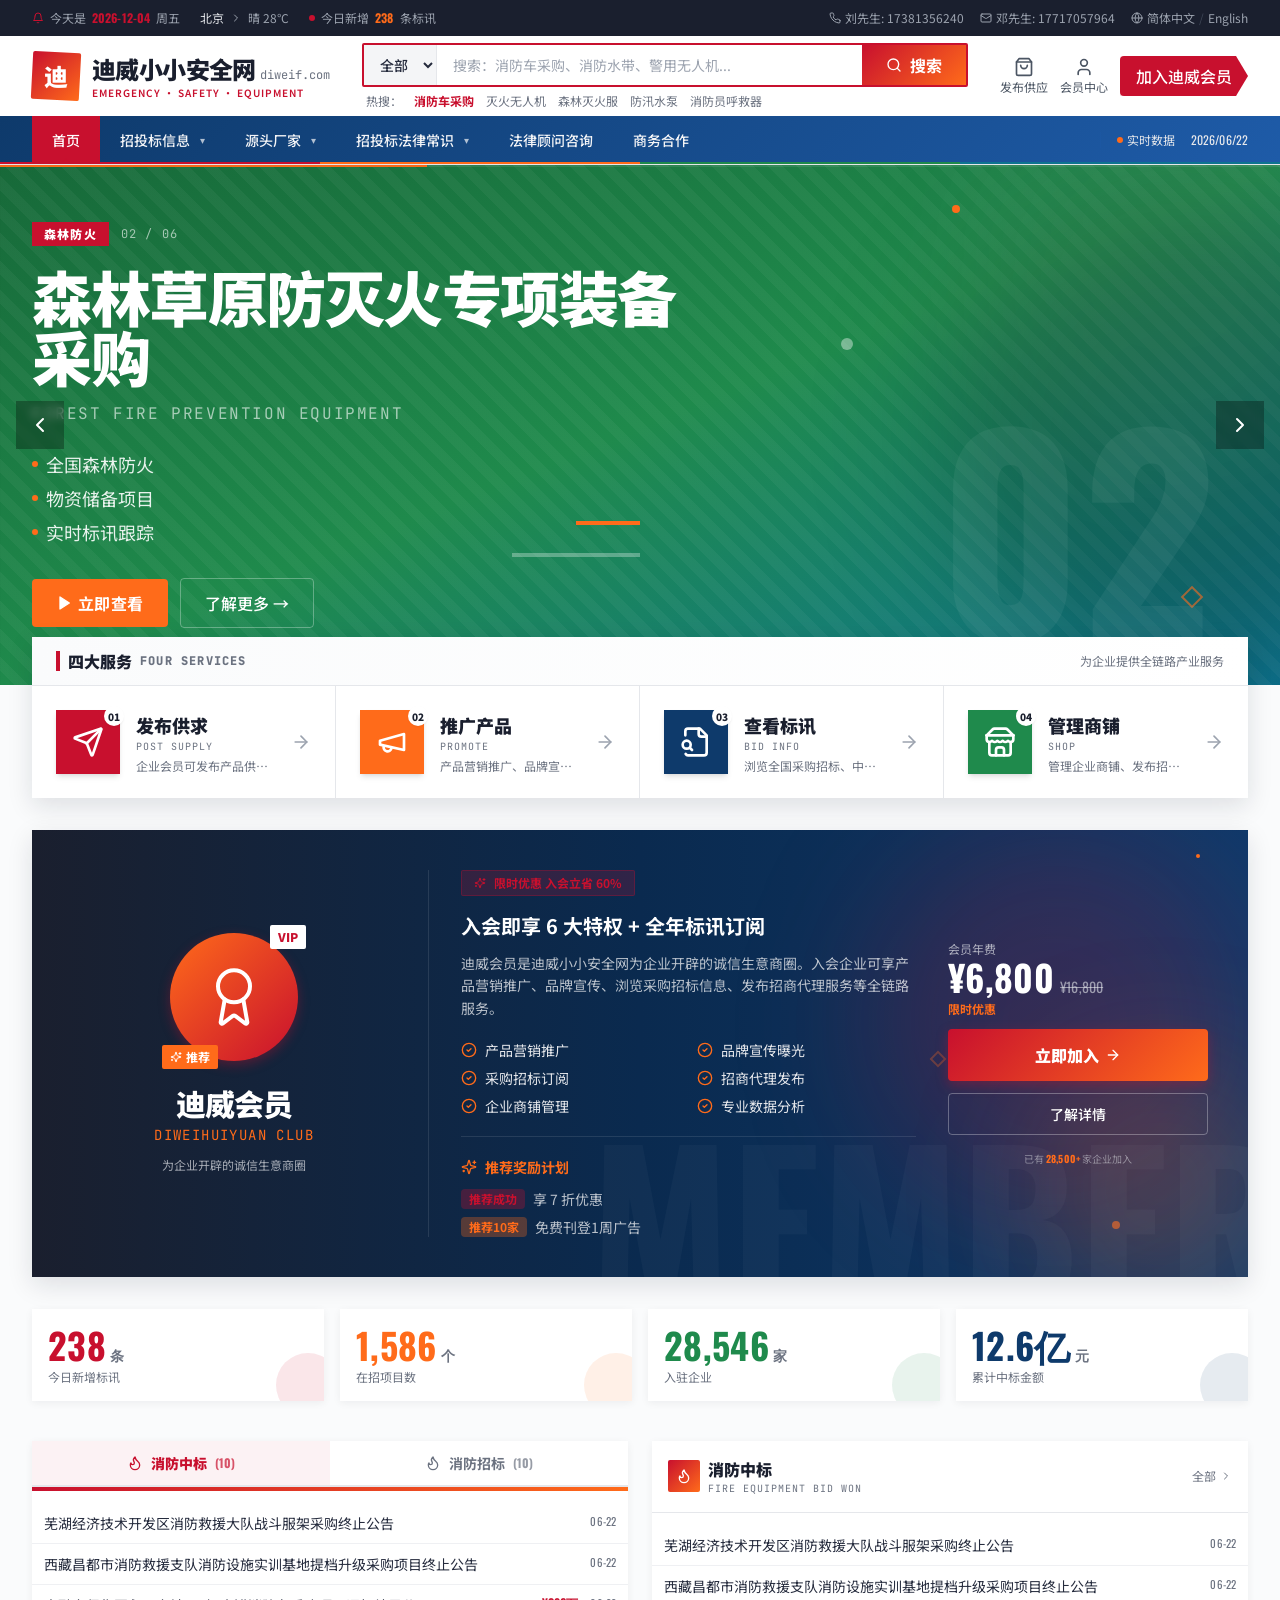
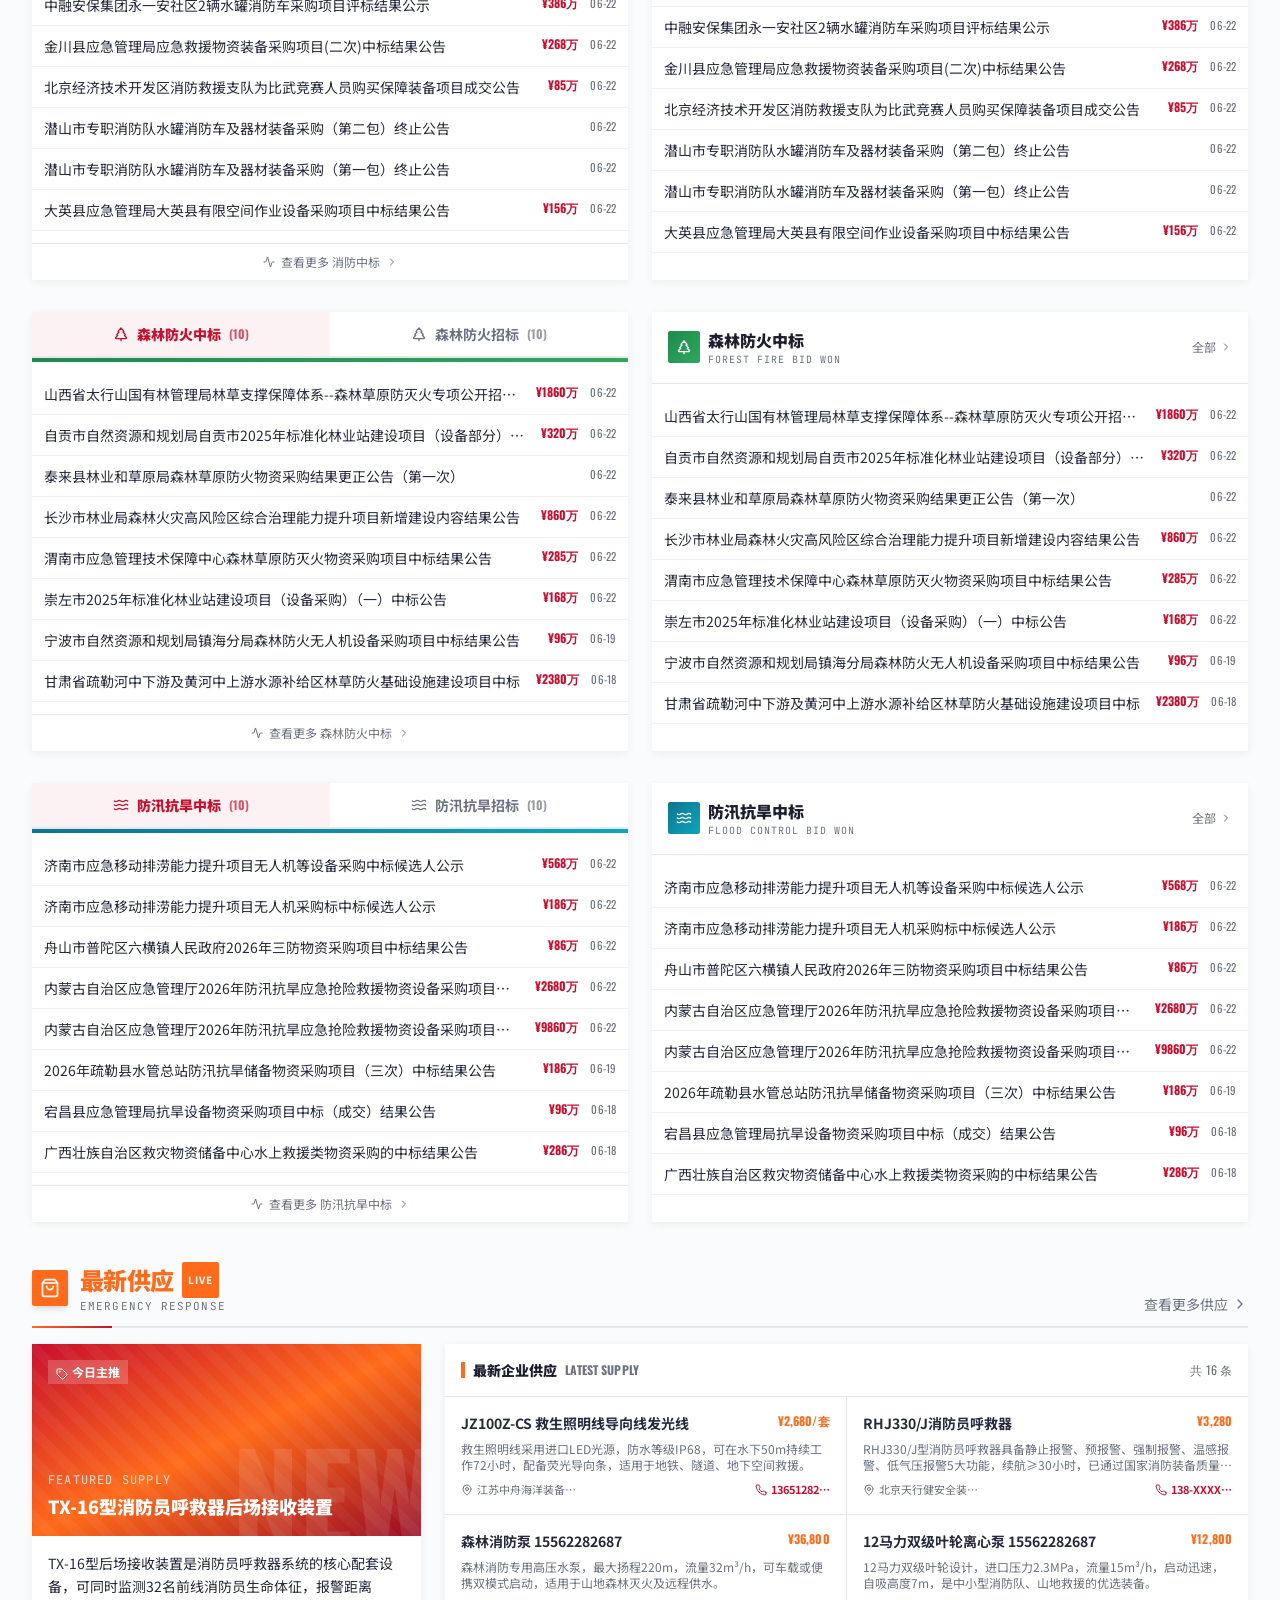
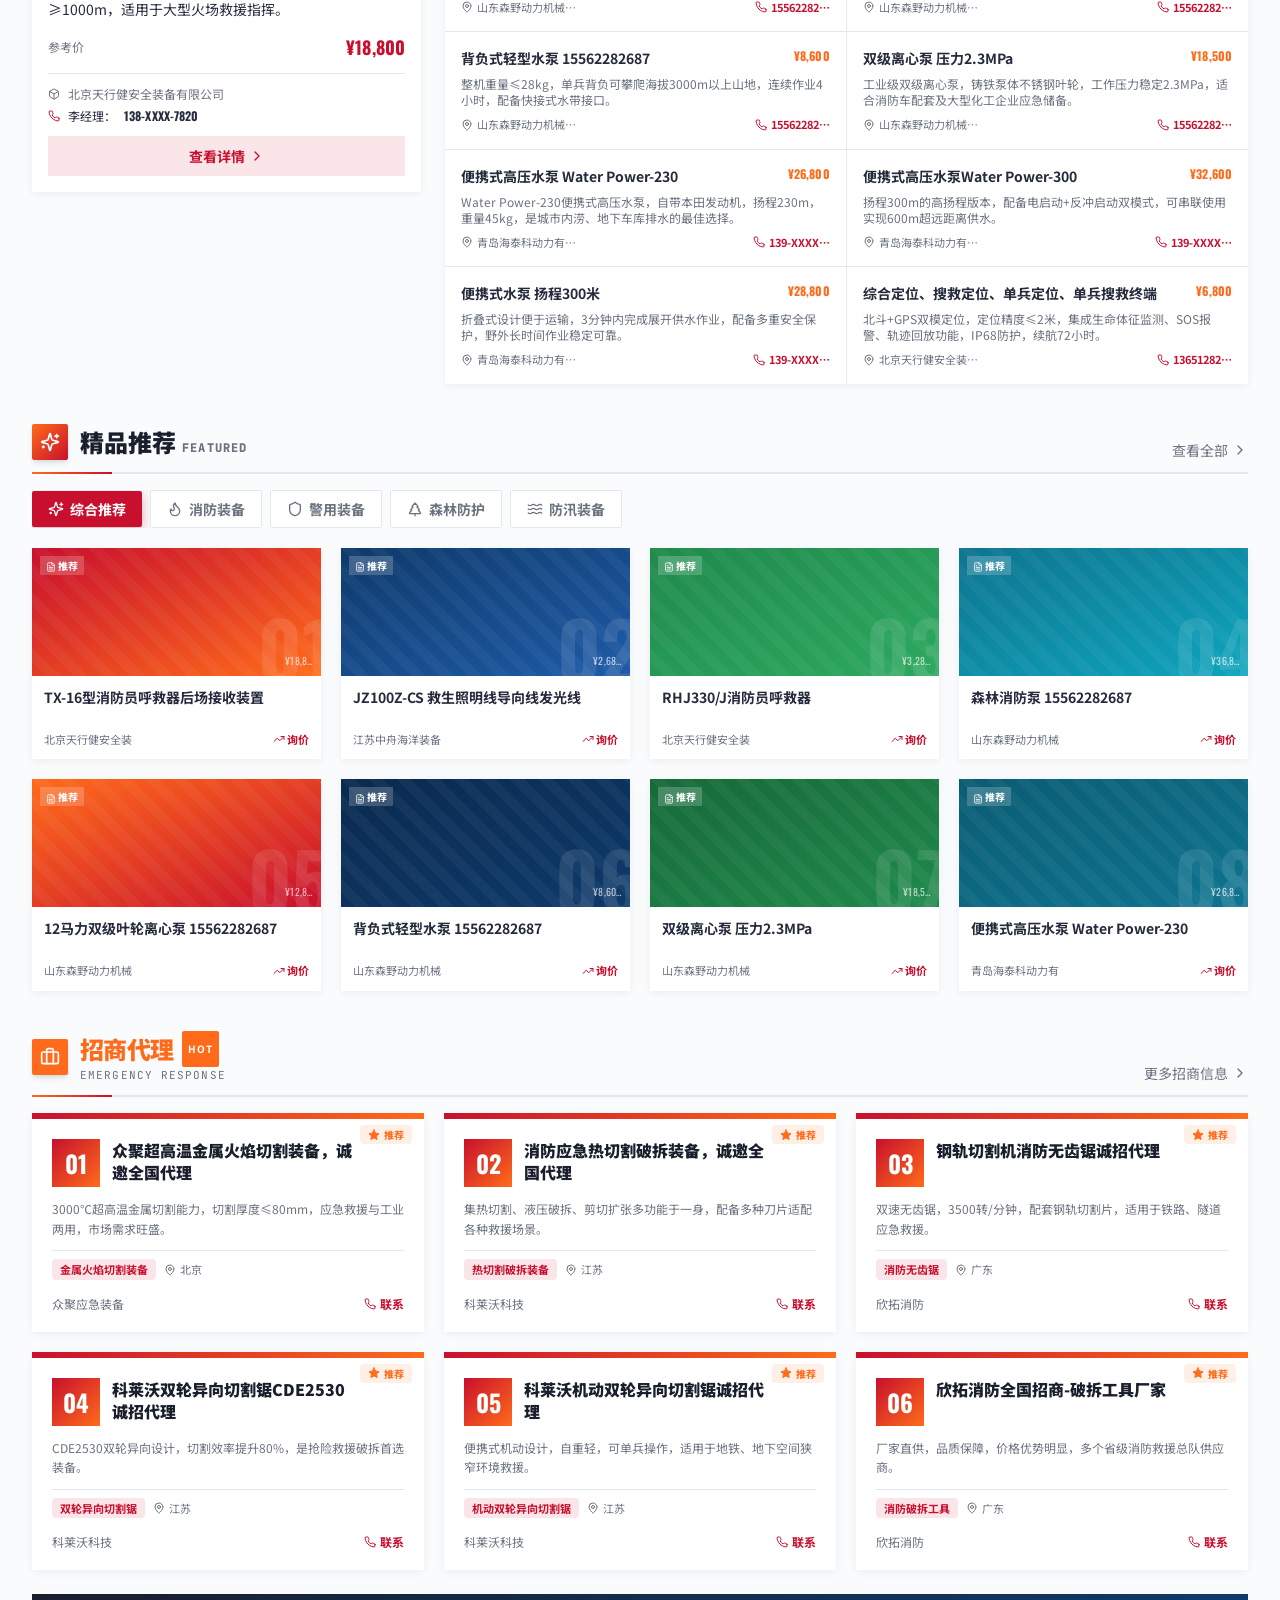
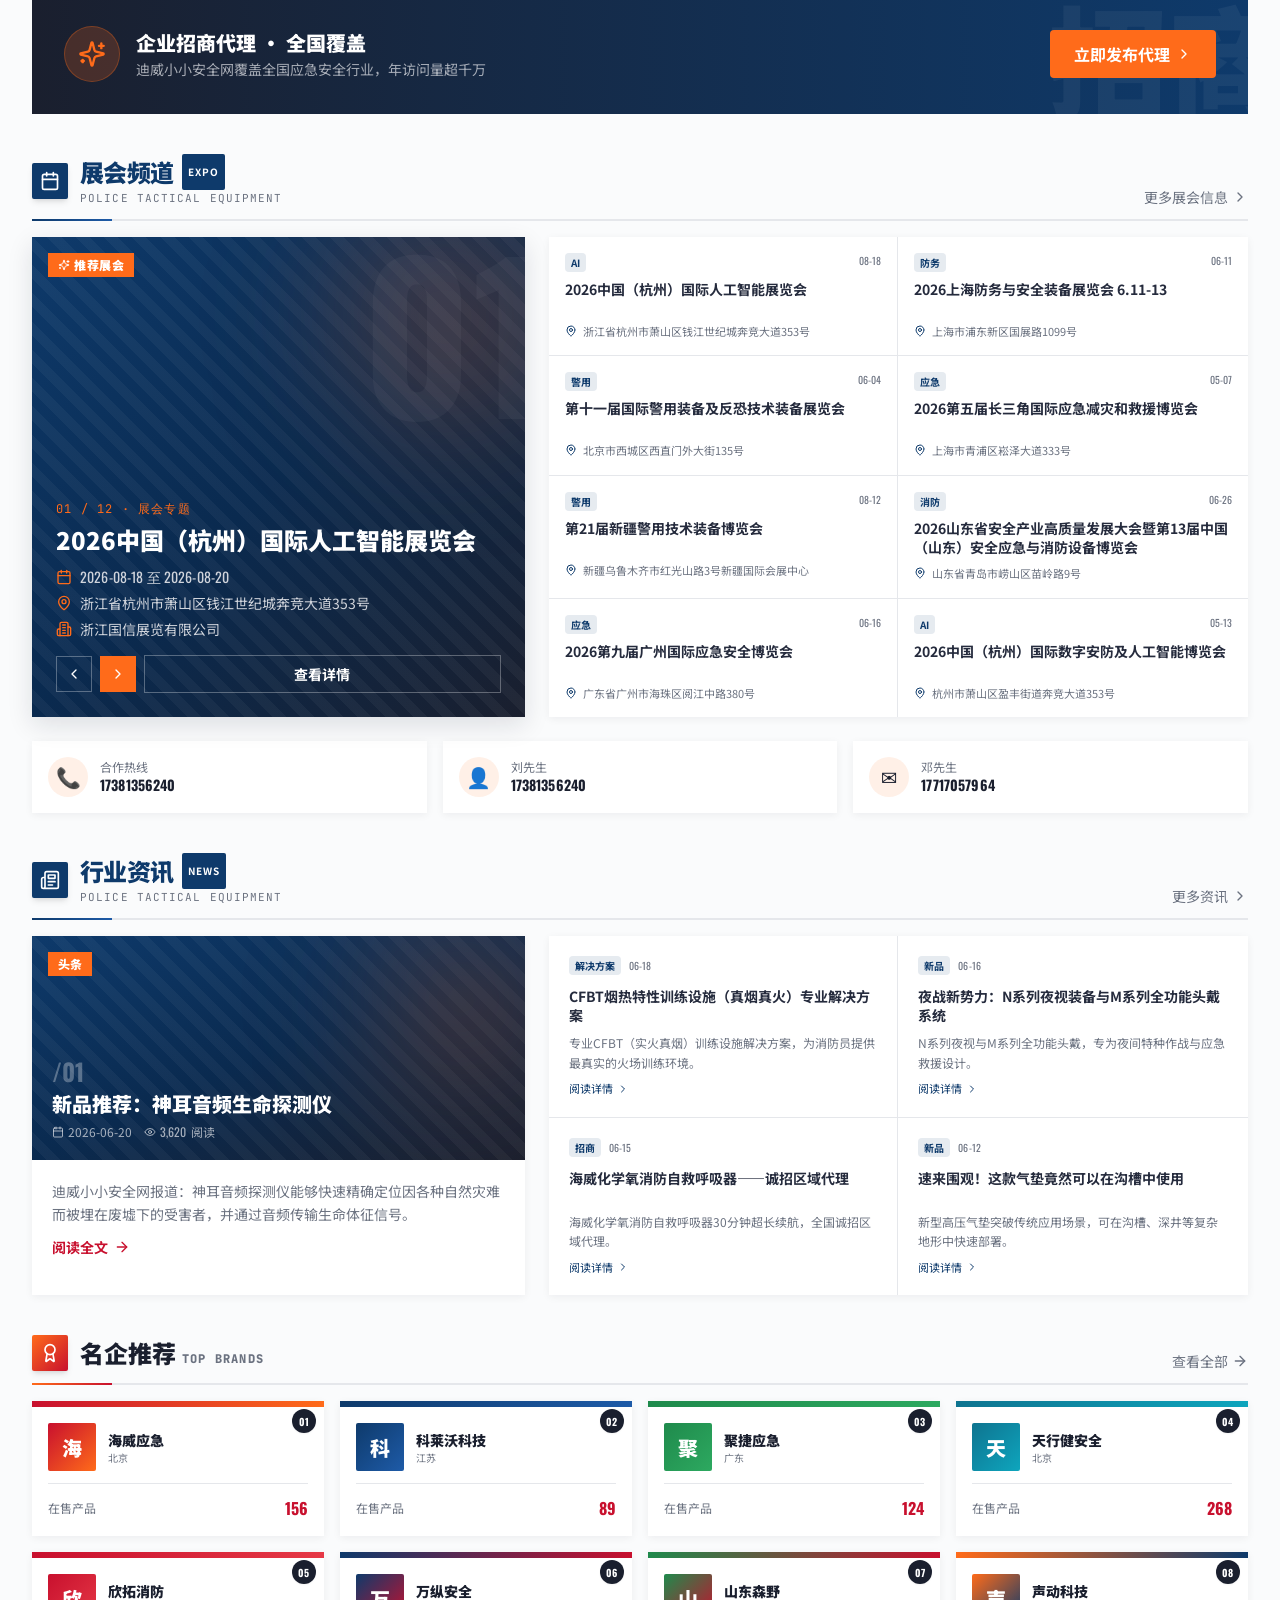
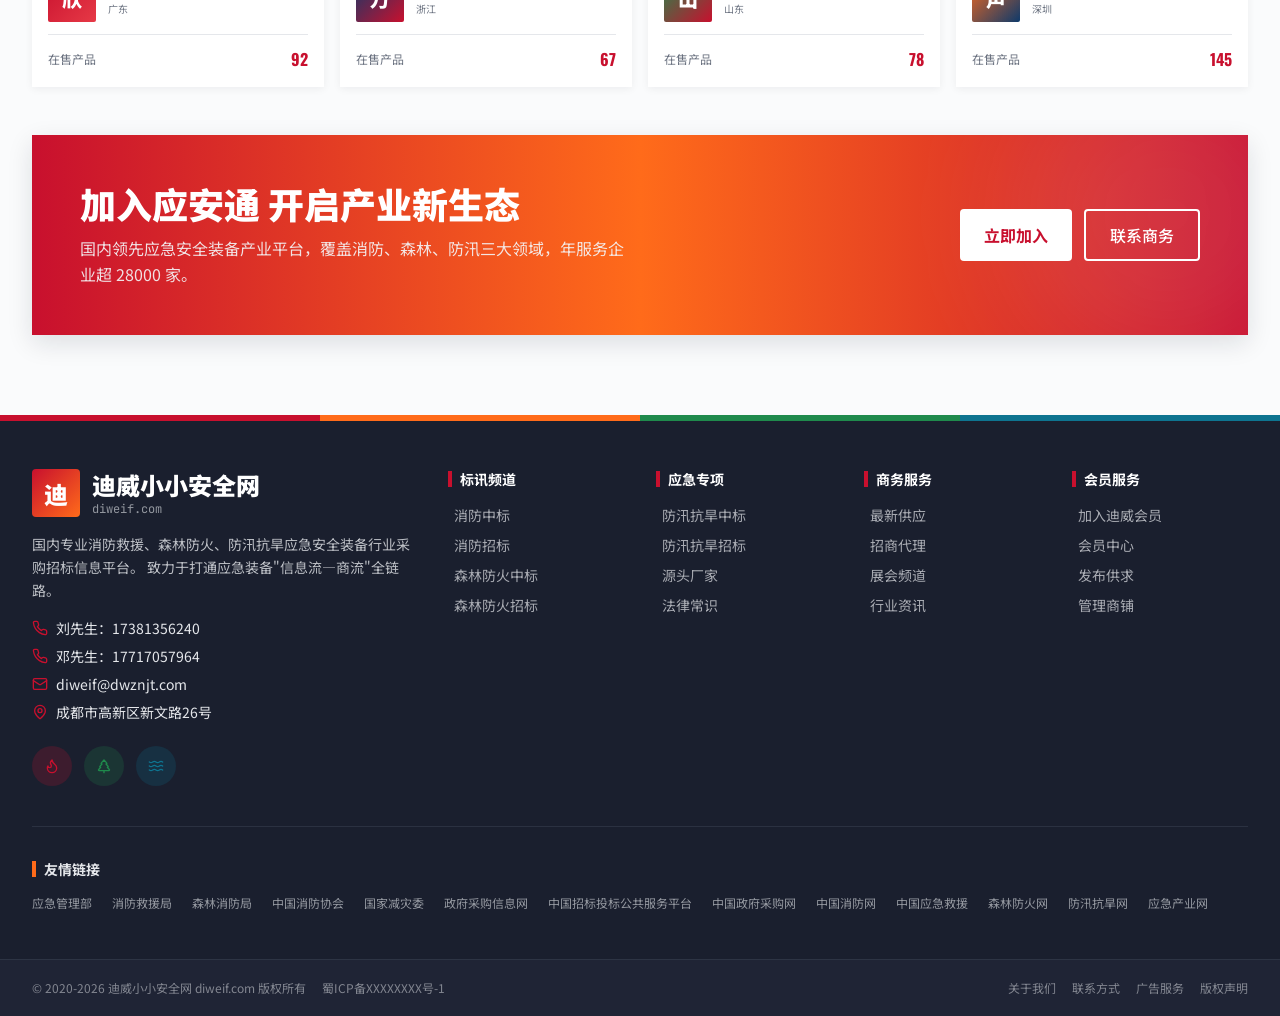
<file: index.html>
<!doctype html>
<html lang="zh-CN">
  <head>
    <meta charset="UTF-8" />
    <link rel="icon" type="image/svg+xml" href="./favicon.svg" />
    <meta name="viewport" content="width=device-width, initial-scale=1.0" />
    <meta name="description" content="迪威小小安全网 - 中国领先的消防救援、警用装备、森林防火、防汛抗旱应急安全装备采购招标信息平台" />
    <meta name="keywords" content="迪威小小安全网,消防装备,警用装备,森林防火,防汛抗旱,应急救援,招标中标,采购信息" />
    <title>迪威小小安全网 - 应急安全装备采购招标信息平台 | diweif.com</title>
    <link rel="preconnect" href="https://fonts.googleapis.com" />
    <link rel="preconnect" href="https://fonts.gstatic.com" crossorigin />
    <link
      href="https://fonts.googleapis.com/css2?family=Noto+Sans+SC:wght@300;400;500;700;900&family=Oswald:wght@400;500;600;700&family=JetBrains+Mono:wght@400;600&display=swap"
      rel="stylesheet"
    />
    <script type="module" crossorigin src="./assets/index-DvEXpfoW.js"></script>
    <link rel="stylesheet" crossorigin href="./assets/index-BImk8y1i.css">
  </head>
  <body>
    <div id="app"></div>
  </body>
</html>
</file>
<file: assets/index-BImk8y1i.css>
*,:before,:after{--tw-border-spacing-x: 0;--tw-border-spacing-y: 0;--tw-translate-x: 0;--tw-translate-y: 0;--tw-rotate: 0;--tw-skew-x: 0;--tw-skew-y: 0;--tw-scale-x: 1;--tw-scale-y: 1;--tw-pan-x: ;--tw-pan-y: ;--tw-pinch-zoom: ;--tw-scroll-snap-strictness: proximity;--tw-gradient-from-position: ;--tw-gradient-via-position: ;--tw-gradient-to-position: ;--tw-ordinal: ;--tw-slashed-zero: ;--tw-numeric-figure: ;--tw-numeric-spacing: ;--tw-numeric-fraction: ;--tw-ring-inset: ;--tw-ring-offset-width: 0px;--tw-ring-offset-color: #fff;--tw-ring-color: rgb(59 130 246 / .5);--tw-ring-offset-shadow: 0 0 #0000;--tw-ring-shadow: 0 0 #0000;--tw-shadow: 0 0 #0000;--tw-shadow-colored: 0 0 #0000;--tw-blur: ;--tw-brightness: ;--tw-contrast: ;--tw-grayscale: ;--tw-hue-rotate: ;--tw-invert: ;--tw-saturate: ;--tw-sepia: ;--tw-drop-shadow: ;--tw-backdrop-blur: ;--tw-backdrop-brightness: ;--tw-backdrop-contrast: ;--tw-backdrop-grayscale: ;--tw-backdrop-hue-rotate: ;--tw-backdrop-invert: ;--tw-backdrop-opacity: ;--tw-backdrop-saturate: ;--tw-backdrop-sepia: ;--tw-contain-size: ;--tw-contain-layout: ;--tw-contain-paint: ;--tw-contain-style: }::backdrop{--tw-border-spacing-x: 0;--tw-border-spacing-y: 0;--tw-translate-x: 0;--tw-translate-y: 0;--tw-rotate: 0;--tw-skew-x: 0;--tw-skew-y: 0;--tw-scale-x: 1;--tw-scale-y: 1;--tw-pan-x: ;--tw-pan-y: ;--tw-pinch-zoom: ;--tw-scroll-snap-strictness: proximity;--tw-gradient-from-position: ;--tw-gradient-via-position: ;--tw-gradient-to-position: ;--tw-ordinal: ;--tw-slashed-zero: ;--tw-numeric-figure: ;--tw-numeric-spacing: ;--tw-numeric-fraction: ;--tw-ring-inset: ;--tw-ring-offset-width: 0px;--tw-ring-offset-color: #fff;--tw-ring-color: rgb(59 130 246 / .5);--tw-ring-offset-shadow: 0 0 #0000;--tw-ring-shadow: 0 0 #0000;--tw-shadow: 0 0 #0000;--tw-shadow-colored: 0 0 #0000;--tw-blur: ;--tw-brightness: ;--tw-contrast: ;--tw-grayscale: ;--tw-hue-rotate: ;--tw-invert: ;--tw-saturate: ;--tw-sepia: ;--tw-drop-shadow: ;--tw-backdrop-blur: ;--tw-backdrop-brightness: ;--tw-backdrop-contrast: ;--tw-backdrop-grayscale: ;--tw-backdrop-hue-rotate: ;--tw-backdrop-invert: ;--tw-backdrop-opacity: ;--tw-backdrop-saturate: ;--tw-backdrop-sepia: ;--tw-contain-size: ;--tw-contain-layout: ;--tw-contain-paint: ;--tw-contain-style: }*,:before,:after{box-sizing:border-box;border-width:0;border-style:solid;border-color:#e5e7eb}:before,:after{--tw-content: ""}html,:host{line-height:1.5;-webkit-text-size-adjust:100%;-moz-tab-size:4;-o-tab-size:4;tab-size:4;font-family:Noto Sans SC,system-ui,-apple-system,sans-serif;font-feature-settings:normal;font-variation-settings:normal;-webkit-tap-highlight-color:transparent}body{margin:0;line-height:inherit}hr{height:0;color:inherit;border-top-width:1px}abbr:where([title]){-webkit-text-decoration:underline dotted;text-decoration:underline dotted}h1,h2,h3,h4,h5,h6{font-size:inherit;font-weight:inherit}a{color:inherit;text-decoration:inherit}b,strong{font-weight:bolder}code,kbd,samp,pre{font-family:JetBrains Mono,Menlo,monospace;font-feature-settings:normal;font-variation-settings:normal;font-size:1em}small{font-size:80%}sub,sup{font-size:75%;line-height:0;position:relative;vertical-align:baseline}sub{bottom:-.25em}sup{top:-.5em}table{text-indent:0;border-color:inherit;border-collapse:collapse}button,input,optgroup,select,textarea{font-family:inherit;font-feature-settings:inherit;font-variation-settings:inherit;font-size:100%;font-weight:inherit;line-height:inherit;letter-spacing:inherit;color:inherit;margin:0;padding:0}button,select{text-transform:none}button,input:where([type=button]),input:where([type=reset]),input:where([type=submit]){-webkit-appearance:button;background-color:transparent;background-image:none}:-moz-focusring{outline:auto}:-moz-ui-invalid{box-shadow:none}progress{vertical-align:baseline}::-webkit-inner-spin-button,::-webkit-outer-spin-button{height:auto}[type=search]{-webkit-appearance:textfield;outline-offset:-2px}::-webkit-search-decoration{-webkit-appearance:none}::-webkit-file-upload-button{-webkit-appearance:button;font:inherit}summary{display:list-item}blockquote,dl,dd,h1,h2,h3,h4,h5,h6,hr,figure,p,pre{margin:0}fieldset{margin:0;padding:0}legend{padding:0}ol,ul,menu{list-style:none;margin:0;padding:0}dialog{padding:0}textarea{resize:vertical}input::-moz-placeholder,textarea::-moz-placeholder{opacity:1;color:#9ca3af}input::placeholder,textarea::placeholder{opacity:1;color:#9ca3af}button,[role=button]{cursor:pointer}:disabled{cursor:default}img,svg,video,canvas,audio,iframe,embed,object{display:block;vertical-align:middle}img,video{max-width:100%;height:auto}[hidden]:where(:not([hidden=until-found])){display:none}html{scroll-behavior:smooth;-webkit-font-smoothing:antialiased;-moz-osx-font-smoothing:grayscale}body{--tw-bg-opacity: 1;background-color:rgb(250 251 252 / var(--tw-bg-opacity, 1));font-family:Noto Sans SC,system-ui,-apple-system,sans-serif;--tw-text-opacity: 1;color:rgb(26 31 46 / var(--tw-text-opacity, 1));font-feature-settings:"cv11","ss01","ss03"}.num{font-family:Oswald,JetBrains Mono,monospace;font-variant-numeric:tabular-nums;letter-spacing:.01em}::-webkit-scrollbar{width:10px;height:10px}::-webkit-scrollbar-track{--tw-bg-opacity: 1;background-color:rgb(244 245 247 / var(--tw-bg-opacity, 1))}::-webkit-scrollbar-thumb{border-radius:.25rem;--tw-bg-opacity: 1;background-color:rgb(156 163 175 / var(--tw-bg-opacity, 1))}::-webkit-scrollbar-thumb:hover{--tw-bg-opacity: 1;background-color:rgb(107 114 128 / var(--tw-bg-opacity, 1))}.container-page{margin-left:auto;margin-right:auto;max-width:1320px;padding-left:1rem;padding-right:1rem}@media (min-width: 640px){.container-page{padding-left:1.5rem;padding-right:1.5rem}}@media (min-width: 1024px){.container-page{padding-left:2rem;padding-right:2rem}}.bid-list-item{position:relative;margin-left:-.75rem;margin-right:-.75rem;display:flex;cursor:pointer;align-items:flex-start;gap:.75rem;border-bottom-width:1px;border-color:#e5e7eb99;padding:.625rem .75rem;transition-property:all;transition-timing-function:cubic-bezier(.4,0,.2,1);transition-duration:.2s}.bid-list-item:before{content:"";position:absolute;left:0;top:50%;height:0px;width:3px;--tw-translate-y: -50%;transform:translate(var(--tw-translate-x),var(--tw-translate-y)) rotate(var(--tw-rotate)) skew(var(--tw-skew-x)) skewY(var(--tw-skew-y)) scaleX(var(--tw-scale-x)) scaleY(var(--tw-scale-y));--tw-bg-opacity: 1;background-color:rgb(200 16 46 / var(--tw-bg-opacity, 1));transition-property:all;transition-timing-function:cubic-bezier(.4,0,.2,1);transition-duration:.2s}.bid-list-item:hover{--tw-bg-opacity: 1;background-color:rgb(254 242 243 / var(--tw-bg-opacity, 1));--tw-text-opacity: 1;color:rgb(200 16 46 / var(--tw-text-opacity, 1))}.bid-list-item:hover:before{height:60%}.bid-list-item:hover .bid-date{--tw-text-opacity: 1;color:rgb(200 16 46 / var(--tw-text-opacity, 1))}.btn{display:inline-flex;align-items:center;justify-content:center;gap:.375rem;border-radius:.25rem;padding:.5rem 1rem;font-weight:500;transition-property:all;transition-timing-function:cubic-bezier(.4,0,.2,1);transition-duration:.2s}.btn-fire{--tw-bg-opacity: 1;background-color:rgb(200 16 46 / var(--tw-bg-opacity, 1));--tw-text-opacity: 1;color:rgb(255 255 255 / var(--tw-text-opacity, 1));--tw-shadow: 0 4px 12px rgba(200, 16, 46, .35);--tw-shadow-colored: 0 4px 12px var(--tw-shadow-color);box-shadow:var(--tw-ring-offset-shadow, 0 0 #0000),var(--tw-ring-shadow, 0 0 #0000),var(--tw-shadow)}.btn-fire:hover{--tw-bg-opacity: 1;background-color:rgb(154 12 36 / var(--tw-bg-opacity, 1));--tw-shadow: 0 10px 15px -3px rgb(0 0 0 / .1), 0 4px 6px -4px rgb(0 0 0 / .1);--tw-shadow-colored: 0 10px 15px -3px var(--tw-shadow-color), 0 4px 6px -4px var(--tw-shadow-color);box-shadow:var(--tw-ring-offset-shadow, 0 0 #0000),var(--tw-ring-shadow, 0 0 #0000),var(--tw-shadow)}.btn-outline{border-width:1px;--tw-border-opacity: 1;border-color:rgb(229 231 235 / var(--tw-border-opacity, 1));--tw-text-opacity: 1;color:rgb(37 43 61 / var(--tw-text-opacity, 1))}.btn-outline:hover{--tw-border-opacity: 1;border-color:rgb(200 16 46 / var(--tw-border-opacity, 1));--tw-text-opacity: 1;color:rgb(200 16 46 / var(--tw-text-opacity, 1))}.absolute{position:absolute}.relative{position:relative}.sticky{position:sticky}.inset-0{top:0;right:0;bottom:0;left:0}.inset-x-0{left:0;right:0}.-bottom-1{bottom:-.25rem}.-bottom-10{bottom:-2.5rem}.-bottom-2{bottom:-.5rem}.-bottom-3{bottom:-.75rem}.-bottom-4{bottom:-1rem}.-bottom-\[2px\]{bottom:-2px}.-left-2{left:-.5rem}.-right-1{right:-.25rem}.-right-10{right:-2.5rem}.-right-2{right:-.5rem}.-right-20{right:-5rem}.-right-3{right:-.75rem}.-right-4{right:-1rem}.-right-40{right:-10rem}.-right-6{right:-1.5rem}.-right-8{right:-2rem}.-top-1{top:-.25rem}.-top-10{top:-2.5rem}.-top-2{top:-.5rem}.-top-20{top:-5rem}.-top-8{top:-2rem}.bottom-0{bottom:0}.bottom-12{bottom:3rem}.bottom-2{bottom:.5rem}.bottom-20{bottom:5rem}.bottom-32{bottom:8rem}.bottom-4{bottom:1rem}.bottom-40{bottom:10rem}.bottom-6{bottom:1.5rem}.bottom-8{bottom:2rem}.left-0{left:0}.left-1\/2{left:50%}.left-2{left:.5rem}.left-3{left:.75rem}.left-4{left:1rem}.left-6{left:1.5rem}.right-0{right:0}.right-1\/2{right:50%}.right-1\/3{right:33.333333%}.right-1\/4{right:25%}.right-12{right:3rem}.right-2{right:.5rem}.right-20{right:5rem}.right-3{right:.75rem}.right-32{right:8rem}.right-4{right:1rem}.right-8{right:2rem}.top-0{top:0}.top-1\/2{top:50%}.top-1\/3{top:33.333333%}.top-10{top:2.5rem}.top-2{top:.5rem}.top-24{top:6rem}.top-3{top:.75rem}.top-4{top:1rem}.top-6{top:1.5rem}.top-full{top:100%}.z-0{z-index:0}.z-10{z-index:10}.z-20{z-index:20}.z-30{z-index:30}.z-50{z-index:50}.mx-auto{margin-left:auto;margin-right:auto}.-mt-0\.5{margin-top:-.125rem}.-mt-12{margin-top:-3rem}.mb-0\.5{margin-bottom:.125rem}.mb-1{margin-bottom:.25rem}.mb-12{margin-bottom:3rem}.mb-2{margin-bottom:.5rem}.mb-3{margin-bottom:.75rem}.mb-4{margin-bottom:1rem}.mb-5{margin-bottom:1.25rem}.mb-6{margin-bottom:1.5rem}.mb-8{margin-bottom:2rem}.ml-1{margin-left:.25rem}.ml-2{margin-left:.5rem}.ml-auto{margin-left:auto}.mr-0\.5{margin-right:.125rem}.mr-1{margin-right:.25rem}.mt-0\.5{margin-top:.125rem}.mt-1{margin-top:.25rem}.mt-10{margin-top:2.5rem}.mt-12{margin-top:3rem}.mt-16{margin-top:4rem}.mt-2{margin-top:.5rem}.mt-3{margin-top:.75rem}.mt-4{margin-top:1rem}.mt-5{margin-top:1.25rem}.mt-6{margin-top:1.5rem}.mt-8{margin-top:2rem}.line-clamp-1{overflow:hidden;display:-webkit-box;-webkit-box-orient:vertical;-webkit-line-clamp:1}.line-clamp-2{overflow:hidden;display:-webkit-box;-webkit-box-orient:vertical;-webkit-line-clamp:2}.line-clamp-3{overflow:hidden;display:-webkit-box;-webkit-box-orient:vertical;-webkit-line-clamp:3}.block{display:block}.inline-block{display:inline-block}.inline{display:inline}.flex{display:flex}.inline-flex{display:inline-flex}.table{display:table}.grid{display:grid}.hidden{display:none}.aspect-video{aspect-ratio:16 / 9}.h-0\.5{height:.125rem}.h-1{height:.25rem}.h-1\.5{height:.375rem}.h-10{height:2.5rem}.h-12{height:3rem}.h-14{height:3.5rem}.h-16{height:4rem}.h-2{height:.5rem}.h-2\.5{height:.625rem}.h-20{height:5rem}.h-3{height:.75rem}.h-3\.5{height:.875rem}.h-32{height:8rem}.h-36{height:9rem}.h-4{height:1rem}.h-48{height:12rem}.h-5{height:1.25rem}.h-56{height:14rem}.h-6{height:1.5rem}.h-60{height:15rem}.h-64{height:16rem}.h-7{height:1.75rem}.h-8{height:2rem}.h-80{height:20rem}.h-9{height:2.25rem}.h-96{height:24rem}.h-\[2px\]{height:2px}.h-\[480px\]{height:480px}.h-\[500px\]{height:500px}.h-full{height:100%}.h-px{height:1px}.min-h-\[2\.5em\]{min-height:2.5em}.min-h-\[3em\]{min-height:3em}.min-h-\[400px\]{min-height:400px}.min-h-screen{min-height:100vh}.w-0{width:0px}.w-1{width:.25rem}.w-1\.5{width:.375rem}.w-10{width:2.5rem}.w-12{width:3rem}.w-14{width:3.5rem}.w-16{width:4rem}.w-2{width:.5rem}.w-2\.5{width:.625rem}.w-20{width:5rem}.w-3{width:.75rem}.w-3\.5{width:.875rem}.w-32{width:8rem}.w-4{width:1rem}.w-48{width:12rem}.w-5{width:1.25rem}.w-6{width:1.5rem}.w-60{width:15rem}.w-64{width:16rem}.w-7{width:1.75rem}.w-8{width:2rem}.w-80{width:20rem}.w-9{width:2.25rem}.w-96{width:24rem}.w-\[500px\]{width:500px}.w-full{width:100%}.min-w-0{min-width:0px}.min-w-\[200px\]{min-width:200px}.max-w-2xl{max-width:42rem}.max-w-3xl{max-width:48rem}.max-w-md{max-width:28rem}.max-w-none{max-width:none}.max-w-xl{max-width:36rem}.flex-1{flex:1 1 0%}.shrink-0{flex-shrink:0}.-translate-x-1\/2{--tw-translate-x: -50%;transform:translate(var(--tw-translate-x),var(--tw-translate-y)) rotate(var(--tw-rotate)) skew(var(--tw-skew-x)) skewY(var(--tw-skew-y)) scaleX(var(--tw-scale-x)) scaleY(var(--tw-scale-y))}.-translate-y-1\/2{--tw-translate-y: -50%;transform:translate(var(--tw-translate-x),var(--tw-translate-y)) rotate(var(--tw-rotate)) skew(var(--tw-skew-x)) skewY(var(--tw-skew-y)) scaleX(var(--tw-scale-x)) scaleY(var(--tw-scale-y))}.rotate-3{--tw-rotate: 3deg;transform:translate(var(--tw-translate-x),var(--tw-translate-y)) rotate(var(--tw-rotate)) skew(var(--tw-skew-x)) skewY(var(--tw-skew-y)) scaleX(var(--tw-scale-x)) scaleY(var(--tw-scale-y))}.rotate-45{--tw-rotate: 45deg;transform:translate(var(--tw-translate-x),var(--tw-translate-y)) rotate(var(--tw-rotate)) skew(var(--tw-skew-x)) skewY(var(--tw-skew-y)) scaleX(var(--tw-scale-x)) scaleY(var(--tw-scale-y))}@keyframes pulse{50%{opacity:.5}}.animate-pulse{animation:pulse 2s cubic-bezier(.4,0,.6,1) infinite}@keyframes slideUp{0%{opacity:0;transform:translateY(20px)}to{opacity:1;transform:translateY(0)}}.animate-slide-up{animation:slideUp .5s ease-out}.cursor-pointer{cursor:pointer}.select-none{-webkit-user-select:none;-moz-user-select:none;user-select:none}.resize-none{resize:none}.list-disc{list-style-type:disc}.grid-cols-1{grid-template-columns:repeat(1,minmax(0,1fr))}.grid-cols-2{grid-template-columns:repeat(2,minmax(0,1fr))}.flex-col{flex-direction:column}.flex-wrap{flex-wrap:wrap}.items-start{align-items:flex-start}.items-end{align-items:flex-end}.items-center{align-items:center}.items-baseline{align-items:baseline}.items-stretch{align-items:stretch}.justify-center{justify-content:center}.justify-between{justify-content:space-between}.gap-0\.5{gap:.125rem}.gap-1{gap:.25rem}.gap-1\.5{gap:.375rem}.gap-2{gap:.5rem}.gap-3{gap:.75rem}.gap-4{gap:1rem}.gap-5{gap:1.25rem}.gap-6{gap:1.5rem}.gap-8{gap:2rem}.gap-x-4{-moz-column-gap:1rem;column-gap:1rem}.gap-x-5{-moz-column-gap:1.25rem;column-gap:1.25rem}.gap-y-1{row-gap:.25rem}.gap-y-2{row-gap:.5rem}.space-y-1>:not([hidden])~:not([hidden]){--tw-space-y-reverse: 0;margin-top:calc(.25rem * calc(1 - var(--tw-space-y-reverse)));margin-bottom:calc(.25rem * var(--tw-space-y-reverse))}.space-y-1\.5>:not([hidden])~:not([hidden]){--tw-space-y-reverse: 0;margin-top:calc(.375rem * calc(1 - var(--tw-space-y-reverse)));margin-bottom:calc(.375rem * var(--tw-space-y-reverse))}.space-y-2>:not([hidden])~:not([hidden]){--tw-space-y-reverse: 0;margin-top:calc(.5rem * calc(1 - var(--tw-space-y-reverse)));margin-bottom:calc(.5rem * var(--tw-space-y-reverse))}.space-y-2\.5>:not([hidden])~:not([hidden]){--tw-space-y-reverse: 0;margin-top:calc(.625rem * calc(1 - var(--tw-space-y-reverse)));margin-bottom:calc(.625rem * var(--tw-space-y-reverse))}.space-y-3>:not([hidden])~:not([hidden]){--tw-space-y-reverse: 0;margin-top:calc(.75rem * calc(1 - var(--tw-space-y-reverse)));margin-bottom:calc(.75rem * var(--tw-space-y-reverse))}.space-y-4>:not([hidden])~:not([hidden]){--tw-space-y-reverse: 0;margin-top:calc(1rem * calc(1 - var(--tw-space-y-reverse)));margin-bottom:calc(1rem * var(--tw-space-y-reverse))}.space-y-5>:not([hidden])~:not([hidden]){--tw-space-y-reverse: 0;margin-top:calc(1.25rem * calc(1 - var(--tw-space-y-reverse)));margin-bottom:calc(1.25rem * var(--tw-space-y-reverse))}.space-y-6>:not([hidden])~:not([hidden]){--tw-space-y-reverse: 0;margin-top:calc(1.5rem * calc(1 - var(--tw-space-y-reverse)));margin-bottom:calc(1.5rem * var(--tw-space-y-reverse))}.space-y-8>:not([hidden])~:not([hidden]){--tw-space-y-reverse: 0;margin-top:calc(2rem * calc(1 - var(--tw-space-y-reverse)));margin-bottom:calc(2rem * var(--tw-space-y-reverse))}.divide-y>:not([hidden])~:not([hidden]){--tw-divide-y-reverse: 0;border-top-width:calc(1px * calc(1 - var(--tw-divide-y-reverse)));border-bottom-width:calc(1px * var(--tw-divide-y-reverse))}.divide-mist-200>:not([hidden])~:not([hidden]){--tw-divide-opacity: 1;border-color:rgb(229 231 235 / var(--tw-divide-opacity, 1))}.overflow-hidden{overflow:hidden}.overflow-x-auto{overflow-x:auto}.whitespace-nowrap{white-space:nowrap}.whitespace-pre-line{white-space:pre-line}.rounded{border-radius:.25rem}.rounded-full{border-radius:9999px}.rounded-sm{border-radius:.125rem}.border{border-width:1px}.border-2{border-width:2px}.border-y{border-top-width:1px;border-bottom-width:1px}.border-b{border-bottom-width:1px}.border-b-2{border-bottom-width:2px}.border-l{border-left-width:1px}.border-l-4{border-left-width:4px}.border-r{border-right-width:1px}.border-r-0{border-right-width:0px}.border-t{border-top-width:1px}.border-emergency{--tw-border-opacity: 1;border-color:rgb(255 107 26 / var(--tw-border-opacity, 1))}.border-emergency\/30{border-color:#ff6b1a4d}.border-emergency\/60{border-color:#ff6b1a99}.border-fire{--tw-border-opacity: 1;border-color:rgb(200 16 46 / var(--tw-border-opacity, 1))}.border-fire\/20{border-color:#c8102e33}.border-fire\/30{border-color:#c8102e4d}.border-flood{--tw-border-opacity: 1;border-color:rgb(14 116 144 / var(--tw-border-opacity, 1))}.border-forest{--tw-border-opacity: 1;border-color:rgb(31 138 76 / var(--tw-border-opacity, 1))}.border-ink-700\/50{border-color:#3d455580}.border-mist-100{--tw-border-opacity: 1;border-color:rgb(244 245 247 / var(--tw-border-opacity, 1))}.border-mist-200{--tw-border-opacity: 1;border-color:rgb(229 231 235 / var(--tw-border-opacity, 1))}.border-police{--tw-border-opacity: 1;border-color:rgb(14 58 107 / var(--tw-border-opacity, 1))}.border-police-light\/30{border-color:#1e5ba84d}.border-white{--tw-border-opacity: 1;border-color:rgb(255 255 255 / var(--tw-border-opacity, 1))}.border-white\/10{border-color:#ffffff1a}.border-white\/20{border-color:#fff3}.border-white\/30{border-color:#ffffff4d}.border-yellow-500{--tw-border-opacity: 1;border-color:rgb(234 179 8 / var(--tw-border-opacity, 1))}.bg-black\/20{background-color:#0003}.bg-black\/30{background-color:#0000004d}.bg-emergency{--tw-bg-opacity: 1;background-color:rgb(255 107 26 / var(--tw-bg-opacity, 1))}.bg-emergency\/10{background-color:#ff6b1a1a}.bg-emergency\/20{background-color:#ff6b1a33}.bg-emergency\/30{background-color:#ff6b1a4d}.bg-emergency\/5{background-color:#ff6b1a0d}.bg-emergency\/60{background-color:#ff6b1a99}.bg-fire{--tw-bg-opacity: 1;background-color:rgb(200 16 46 / var(--tw-bg-opacity, 1))}.bg-fire\/10{background-color:#c8102e1a}.bg-fire\/20{background-color:#c8102e33}.bg-fire\/30{background-color:#c8102e4d}.bg-fire\/5{background-color:#c8102e0d}.bg-flood{--tw-bg-opacity: 1;background-color:rgb(14 116 144 / var(--tw-bg-opacity, 1))}.bg-flood\/20{background-color:#0e749033}.bg-flood\/5{background-color:#0e74900d}.bg-forest{--tw-bg-opacity: 1;background-color:rgb(31 138 76 / var(--tw-bg-opacity, 1))}.bg-forest\/10{background-color:#1f8a4c1a}.bg-forest\/20{background-color:#1f8a4c33}.bg-forest\/5{background-color:#1f8a4c0d}.bg-gray-300{--tw-bg-opacity: 1;background-color:rgb(209 213 219 / var(--tw-bg-opacity, 1))}.bg-ink-800\/50{background-color:#252b3d80}.bg-ink-900{--tw-bg-opacity: 1;background-color:rgb(26 31 46 / var(--tw-bg-opacity, 1))}.bg-mist-100{--tw-bg-opacity: 1;background-color:rgb(244 245 247 / var(--tw-bg-opacity, 1))}.bg-mist-200{--tw-bg-opacity: 1;background-color:rgb(229 231 235 / var(--tw-bg-opacity, 1))}.bg-mist-50{--tw-bg-opacity: 1;background-color:rgb(250 251 252 / var(--tw-bg-opacity, 1))}.bg-orange-300{--tw-bg-opacity: 1;background-color:rgb(253 186 116 / var(--tw-bg-opacity, 1))}.bg-police{--tw-bg-opacity: 1;background-color:rgb(14 58 107 / var(--tw-bg-opacity, 1))}.bg-police\/10{background-color:#0e3a6b1a}.bg-police\/5{background-color:#0e3a6b0d}.bg-red-50{--tw-bg-opacity: 1;background-color:rgb(254 242 242 / var(--tw-bg-opacity, 1))}.bg-red-500{--tw-bg-opacity: 1;background-color:rgb(239 68 68 / var(--tw-bg-opacity, 1))}.bg-white{--tw-bg-opacity: 1;background-color:rgb(255 255 255 / var(--tw-bg-opacity, 1))}.bg-white\/0{background-color:#fff0}.bg-white\/10{background-color:#ffffff1a}.bg-white\/20{background-color:#fff3}.bg-white\/30{background-color:#ffffff4d}.bg-white\/40{background-color:#fff6}.bg-white\/5{background-color:#ffffff0d}.bg-white\/95{background-color:#fffffff2}.bg-yellow-400{--tw-bg-opacity: 1;background-color:rgb(250 204 21 / var(--tw-bg-opacity, 1))}.bg-yellow-50{--tw-bg-opacity: 1;background-color:rgb(254 252 232 / var(--tw-bg-opacity, 1))}.bg-gradient-fire{background-image:linear-gradient(135deg,#c8102e,#ff6b1a)}.bg-gradient-police{background-image:linear-gradient(135deg,#0e3a6b,#1e5ba8)}.bg-gradient-to-br{background-image:linear-gradient(to bottom right,var(--tw-gradient-stops))}.bg-gradient-to-r{background-image:linear-gradient(to right,var(--tw-gradient-stops))}.bg-pattern-grid{background-image:linear-gradient(rgba(15,23,42,.04) 1px,transparent 1px),linear-gradient(90deg,rgba(15,23,42,.04) 1px,transparent 1px)}.from-emergency{--tw-gradient-from: #FF6B1A var(--tw-gradient-from-position);--tw-gradient-to: rgb(255 107 26 / 0) var(--tw-gradient-to-position);--tw-gradient-stops: var(--tw-gradient-from), var(--tw-gradient-to)}.from-emergency\/10{--tw-gradient-from: rgb(255 107 26 / .1) var(--tw-gradient-from-position);--tw-gradient-to: rgb(255 107 26 / 0) var(--tw-gradient-to-position);--tw-gradient-stops: var(--tw-gradient-from), var(--tw-gradient-to)}.from-fire{--tw-gradient-from: #C8102E var(--tw-gradient-from-position);--tw-gradient-to: rgb(200 16 46 / 0) var(--tw-gradient-to-position);--tw-gradient-stops: var(--tw-gradient-from), var(--tw-gradient-to)}.from-fire\/5{--tw-gradient-from: rgb(200 16 46 / .05) var(--tw-gradient-from-position);--tw-gradient-to: rgb(200 16 46 / 0) var(--tw-gradient-to-position);--tw-gradient-stops: var(--tw-gradient-from), var(--tw-gradient-to)}.from-flood{--tw-gradient-from: #0E7490 var(--tw-gradient-from-position);--tw-gradient-to: rgb(14 116 144 / 0) var(--tw-gradient-to-position);--tw-gradient-stops: var(--tw-gradient-from), var(--tw-gradient-to)}.from-flood-dark{--tw-gradient-from: #0A5C73 var(--tw-gradient-from-position);--tw-gradient-to: rgb(10 92 115 / 0) var(--tw-gradient-to-position);--tw-gradient-stops: var(--tw-gradient-from), var(--tw-gradient-to)}.from-forest{--tw-gradient-from: #1F8A4C var(--tw-gradient-from-position);--tw-gradient-to: rgb(31 138 76 / 0) var(--tw-gradient-to-position);--tw-gradient-stops: var(--tw-gradient-from), var(--tw-gradient-to)}.from-forest-dark{--tw-gradient-from: #176939 var(--tw-gradient-from-position);--tw-gradient-to: rgb(23 105 57 / 0) var(--tw-gradient-to-position);--tw-gradient-stops: var(--tw-gradient-from), var(--tw-gradient-to)}.from-ink-900{--tw-gradient-from: #1A1F2E var(--tw-gradient-from-position);--tw-gradient-to: rgb(26 31 46 / 0) var(--tw-gradient-to-position);--tw-gradient-stops: var(--tw-gradient-from), var(--tw-gradient-to)}.from-mist-50{--tw-gradient-from: #FAFBFC var(--tw-gradient-from-position);--tw-gradient-to: rgb(250 251 252 / 0) var(--tw-gradient-to-position);--tw-gradient-stops: var(--tw-gradient-from), var(--tw-gradient-to)}.from-police{--tw-gradient-from: #0E3A6B var(--tw-gradient-from-position);--tw-gradient-to: rgb(14 58 107 / 0) var(--tw-gradient-to-position);--tw-gradient-stops: var(--tw-gradient-from), var(--tw-gradient-to)}.from-police-dark{--tw-gradient-from: #0A2A4F var(--tw-gradient-from-position);--tw-gradient-to: rgb(10 42 79 / 0) var(--tw-gradient-to-position);--tw-gradient-stops: var(--tw-gradient-from), var(--tw-gradient-to)}.via-emergency{--tw-gradient-to: rgb(255 107 26 / 0) var(--tw-gradient-to-position);--tw-gradient-stops: var(--tw-gradient-from), #FF6B1A var(--tw-gradient-via-position), var(--tw-gradient-to)}.via-fire{--tw-gradient-to: rgb(200 16 46 / 0) var(--tw-gradient-to-position);--tw-gradient-stops: var(--tw-gradient-from), #C8102E var(--tw-gradient-via-position), var(--tw-gradient-to)}.via-fire-dark{--tw-gradient-to: rgb(154 12 36 / 0) var(--tw-gradient-to-position);--tw-gradient-stops: var(--tw-gradient-from), #9A0C24 var(--tw-gradient-via-position), var(--tw-gradient-to)}.via-forest{--tw-gradient-to: rgb(31 138 76 / 0) var(--tw-gradient-to-position);--tw-gradient-stops: var(--tw-gradient-from), #1F8A4C var(--tw-gradient-via-position), var(--tw-gradient-to)}.via-police-dark{--tw-gradient-to: rgb(10 42 79 / 0) var(--tw-gradient-to-position);--tw-gradient-stops: var(--tw-gradient-from), #0A2A4F var(--tw-gradient-via-position), var(--tw-gradient-to)}.via-white{--tw-gradient-to: rgb(255 255 255 / 0) var(--tw-gradient-to-position);--tw-gradient-stops: var(--tw-gradient-from), #fff var(--tw-gradient-via-position), var(--tw-gradient-to)}.to-emergency{--tw-gradient-to: #FF6B1A var(--tw-gradient-to-position)}.to-emergency\/5{--tw-gradient-to: rgb(255 107 26 / .05) var(--tw-gradient-to-position)}.to-fire{--tw-gradient-to: #C8102E var(--tw-gradient-to-position)}.to-fire-dark{--tw-gradient-to: #9A0C24 var(--tw-gradient-to-position)}.to-fire-light{--tw-gradient-to: #E63946 var(--tw-gradient-to-position)}.to-fire\/10{--tw-gradient-to: rgb(200 16 46 / .1) var(--tw-gradient-to-position)}.to-flood{--tw-gradient-to: #0E7490 var(--tw-gradient-to-position)}.to-flood-dark{--tw-gradient-to: #0A5C73 var(--tw-gradient-to-position)}.to-flood-light{--tw-gradient-to: #0EA5BD var(--tw-gradient-to-position)}.to-forest{--tw-gradient-to: #1F8A4C var(--tw-gradient-to-position)}.to-forest-dark{--tw-gradient-to: #176939 var(--tw-gradient-to-position)}.to-forest-light{--tw-gradient-to: #2DA960 var(--tw-gradient-to-position)}.to-ink-900{--tw-gradient-to: #1A1F2E var(--tw-gradient-to-position)}.to-police{--tw-gradient-to: #0E3A6B var(--tw-gradient-to-position)}.to-police-dark{--tw-gradient-to: #0A2A4F var(--tw-gradient-to-position)}.to-police-light{--tw-gradient-to: #1E5BA8 var(--tw-gradient-to-position)}.to-white{--tw-gradient-to: #fff var(--tw-gradient-to-position)}.fill-current{fill:currentColor}.p-1{padding:.25rem}.p-12{padding:3rem}.p-2{padding:.5rem}.p-3{padding:.75rem}.p-4{padding:1rem}.p-5{padding:1.25rem}.p-6{padding:1.5rem}.p-7{padding:1.75rem}.p-8{padding:2rem}.px-1{padding-left:.25rem;padding-right:.25rem}.px-1\.5{padding-left:.375rem;padding-right:.375rem}.px-2{padding-left:.5rem;padding-right:.5rem}.px-2\.5{padding-left:.625rem;padding-right:.625rem}.px-3{padding-left:.75rem;padding-right:.75rem}.px-4{padding-left:1rem;padding-right:1rem}.px-5{padding-left:1.25rem;padding-right:1.25rem}.px-6{padding-left:1.5rem;padding-right:1.5rem}.px-8{padding-left:2rem;padding-right:2rem}.py-0\.5{padding-top:.125rem;padding-bottom:.125rem}.py-1{padding-top:.25rem;padding-bottom:.25rem}.py-1\.5{padding-top:.375rem;padding-bottom:.375rem}.py-10{padding-top:2.5rem;padding-bottom:2.5rem}.py-12{padding-top:3rem;padding-bottom:3rem}.py-16{padding-top:4rem;padding-bottom:4rem}.py-2{padding-top:.5rem;padding-bottom:.5rem}.py-2\.5{padding-top:.625rem;padding-bottom:.625rem}.py-20{padding-top:5rem;padding-bottom:5rem}.py-3{padding-top:.75rem;padding-bottom:.75rem}.py-3\.5{padding-top:.875rem;padding-bottom:.875rem}.py-4{padding-top:1rem;padding-bottom:1rem}.py-5{padding-top:1.25rem;padding-bottom:1.25rem}.py-8{padding-top:2rem;padding-bottom:2rem}.pb-3{padding-bottom:.75rem}.pb-4{padding-bottom:1rem}.pl-10{padding-left:2.5rem}.pl-12{padding-left:3rem}.pl-4{padding-left:1rem}.pl-5{padding-left:1.25rem}.pl-8{padding-left:2rem}.pr-0{padding-right:0}.pr-12{padding-right:3rem}.pr-4{padding-right:1rem}.pt-1{padding-top:.25rem}.pt-2{padding-top:.5rem}.pt-3{padding-top:.75rem}.pt-4{padding-top:1rem}.pt-5{padding-top:1.25rem}.pt-6{padding-top:1.5rem}.pt-8{padding-top:2rem}.text-left{text-align:left}.text-center{text-align:center}.text-right{text-align:right}.font-display{font-family:Oswald,Noto Sans SC,sans-serif}.font-mono{font-family:JetBrains Mono,Menlo,monospace}.text-2xl{font-size:1.5rem;line-height:2rem}.text-3xl{font-size:1.875rem;line-height:2.25rem}.text-4xl{font-size:2.25rem;line-height:2.5rem}.text-5xl{font-size:3rem;line-height:1}.text-\[100px\]{font-size:100px}.text-\[10px\]{font-size:10px}.text-\[11px\]{font-size:11px}.text-\[120px\]{font-size:120px}.text-\[180px\]{font-size:180px}.text-\[200px\]{font-size:200px}.text-\[80px\]{font-size:80px}.text-base{font-size:1rem;line-height:1.5rem}.text-lg{font-size:1.125rem;line-height:1.75rem}.text-sm{font-size:.875rem;line-height:1.25rem}.text-xl{font-size:1.25rem;line-height:1.75rem}.text-xs{font-size:.75rem;line-height:1rem}.font-black{font-weight:900}.font-bold{font-weight:700}.font-medium{font-weight:500}.font-normal{font-weight:400}.font-semibold{font-weight:600}.uppercase{text-transform:uppercase}.tabular-nums{--tw-numeric-spacing: tabular-nums;font-variant-numeric:var(--tw-ordinal) var(--tw-slashed-zero) var(--tw-numeric-figure) var(--tw-numeric-spacing) var(--tw-numeric-fraction)}.leading-none{line-height:1}.leading-relaxed{line-height:1.625}.leading-snug{line-height:1.375}.leading-tight{line-height:1.25}.tracking-tight{letter-spacing:-.025em}.tracking-wide{letter-spacing:.025em}.tracking-wider{letter-spacing:.05em}.tracking-widest{letter-spacing:.1em}.text-ash-400{--tw-text-opacity: 1;color:rgb(156 163 175 / var(--tw-text-opacity, 1))}.text-ash-500{--tw-text-opacity: 1;color:rgb(107 114 128 / var(--tw-text-opacity, 1))}.text-ash-600{--tw-text-opacity: 1;color:rgb(75 85 99 / var(--tw-text-opacity, 1))}.text-emergency{--tw-text-opacity: 1;color:rgb(255 107 26 / var(--tw-text-opacity, 1))}.text-fire{--tw-text-opacity: 1;color:rgb(200 16 46 / var(--tw-text-opacity, 1))}.text-flood{--tw-text-opacity: 1;color:rgb(14 116 144 / var(--tw-text-opacity, 1))}.text-forest{--tw-text-opacity: 1;color:rgb(31 138 76 / var(--tw-text-opacity, 1))}.text-gray-700{--tw-text-opacity: 1;color:rgb(55 65 81 / var(--tw-text-opacity, 1))}.text-ink-700{--tw-text-opacity: 1;color:rgb(61 69 85 / var(--tw-text-opacity, 1))}.text-ink-800{--tw-text-opacity: 1;color:rgb(37 43 61 / var(--tw-text-opacity, 1))}.text-ink-900{--tw-text-opacity: 1;color:rgb(26 31 46 / var(--tw-text-opacity, 1))}.text-mist-100{--tw-text-opacity: 1;color:rgb(244 245 247 / var(--tw-text-opacity, 1))}.text-mist-100\/90{color:#f4f5f7e6}.text-mist-200{--tw-text-opacity: 1;color:rgb(229 231 235 / var(--tw-text-opacity, 1))}.text-mist-200\/50{color:#e5e7eb80}.text-mist-200\/60{color:#e5e7eb99}.text-mist-200\/70{color:#e5e7ebb3}.text-mist-200\/80{color:#e5e7ebcc}.text-mist-200\/90{color:#e5e7ebe6}.text-orange-900{--tw-text-opacity: 1;color:rgb(124 45 18 / var(--tw-text-opacity, 1))}.text-police{--tw-text-opacity: 1;color:rgb(14 58 107 / var(--tw-text-opacity, 1))}.text-red-600{--tw-text-opacity: 1;color:rgb(220 38 38 / var(--tw-text-opacity, 1))}.text-white{--tw-text-opacity: 1;color:rgb(255 255 255 / var(--tw-text-opacity, 1))}.text-white\/10{color:#ffffff1a}.text-white\/5{color:#ffffff0d}.text-white\/60{color:#fff9}.text-white\/70{color:#ffffffb3}.text-white\/80{color:#fffc}.text-white\/90{color:#ffffffe6}.text-white\/\[0\.03\]{color:#ffffff08}.text-white\/\[0\.04\]{color:#ffffff0a}.text-yellow-500{--tw-text-opacity: 1;color:rgb(234 179 8 / var(--tw-text-opacity, 1))}.text-yellow-900{--tw-text-opacity: 1;color:rgb(113 63 18 / var(--tw-text-opacity, 1))}.line-through{text-decoration-line:line-through}.placeholder-white\/50::-moz-placeholder{color:#ffffff80}.placeholder-white\/50::placeholder{color:#ffffff80}.opacity-0{opacity:0}.opacity-10{opacity:.1}.opacity-100{opacity:1}.opacity-15{opacity:.15}.opacity-20{opacity:.2}.opacity-30{opacity:.3}.opacity-70{opacity:.7}.shadow-2xl{--tw-shadow: 0 25px 50px -12px rgb(0 0 0 / .25);--tw-shadow-colored: 0 25px 50px -12px var(--tw-shadow-color);box-shadow:var(--tw-ring-offset-shadow, 0 0 #0000),var(--tw-ring-shadow, 0 0 #0000),var(--tw-shadow)}.shadow-card{--tw-shadow: 0 2px 8px rgba(15, 23, 42, .06);--tw-shadow-colored: 0 2px 8px var(--tw-shadow-color);box-shadow:var(--tw-ring-offset-shadow, 0 0 #0000),var(--tw-ring-shadow, 0 0 #0000),var(--tw-shadow)}.shadow-card-hover{--tw-shadow: 0 8px 24px rgba(15, 23, 42, .12);--tw-shadow-colored: 0 8px 24px var(--tw-shadow-color);box-shadow:var(--tw-ring-offset-shadow, 0 0 #0000),var(--tw-ring-shadow, 0 0 #0000),var(--tw-shadow)}.shadow-fire-glow{--tw-shadow: 0 4px 12px rgba(200, 16, 46, .35);--tw-shadow-colored: 0 4px 12px var(--tw-shadow-color);box-shadow:var(--tw-ring-offset-shadow, 0 0 #0000),var(--tw-ring-shadow, 0 0 #0000),var(--tw-shadow)}.shadow-lg{--tw-shadow: 0 10px 15px -3px rgb(0 0 0 / .1), 0 4px 6px -4px rgb(0 0 0 / .1);--tw-shadow-colored: 0 10px 15px -3px var(--tw-shadow-color), 0 4px 6px -4px var(--tw-shadow-color);box-shadow:var(--tw-ring-offset-shadow, 0 0 #0000),var(--tw-ring-shadow, 0 0 #0000),var(--tw-shadow)}.shadow-md{--tw-shadow: 0 4px 6px -1px rgb(0 0 0 / .1), 0 2px 4px -2px rgb(0 0 0 / .1);--tw-shadow-colored: 0 4px 6px -1px var(--tw-shadow-color), 0 2px 4px -2px var(--tw-shadow-color);box-shadow:var(--tw-ring-offset-shadow, 0 0 #0000),var(--tw-ring-shadow, 0 0 #0000),var(--tw-shadow)}.shadow-sm{--tw-shadow: 0 1px 2px 0 rgb(0 0 0 / .05);--tw-shadow-colored: 0 1px 2px 0 var(--tw-shadow-color);box-shadow:var(--tw-ring-offset-shadow, 0 0 #0000),var(--tw-ring-shadow, 0 0 #0000),var(--tw-shadow)}.outline-none{outline:2px solid transparent;outline-offset:2px}.blur-3xl{--tw-blur: blur(64px);filter:var(--tw-blur) var(--tw-brightness) var(--tw-contrast) var(--tw-grayscale) var(--tw-hue-rotate) var(--tw-invert) var(--tw-saturate) var(--tw-sepia) var(--tw-drop-shadow)}.filter{filter:var(--tw-blur) var(--tw-brightness) var(--tw-contrast) var(--tw-grayscale) var(--tw-hue-rotate) var(--tw-invert) var(--tw-saturate) var(--tw-sepia) var(--tw-drop-shadow)}.backdrop-blur{--tw-backdrop-blur: blur(8px);-webkit-backdrop-filter:var(--tw-backdrop-blur) var(--tw-backdrop-brightness) var(--tw-backdrop-contrast) var(--tw-backdrop-grayscale) var(--tw-backdrop-hue-rotate) var(--tw-backdrop-invert) var(--tw-backdrop-opacity) var(--tw-backdrop-saturate) var(--tw-backdrop-sepia);backdrop-filter:var(--tw-backdrop-blur) var(--tw-backdrop-brightness) var(--tw-backdrop-contrast) var(--tw-backdrop-grayscale) var(--tw-backdrop-hue-rotate) var(--tw-backdrop-invert) var(--tw-backdrop-opacity) var(--tw-backdrop-saturate) var(--tw-backdrop-sepia)}.backdrop-blur-md{--tw-backdrop-blur: blur(12px);-webkit-backdrop-filter:var(--tw-backdrop-blur) var(--tw-backdrop-brightness) var(--tw-backdrop-contrast) var(--tw-backdrop-grayscale) var(--tw-backdrop-hue-rotate) var(--tw-backdrop-invert) var(--tw-backdrop-opacity) var(--tw-backdrop-saturate) var(--tw-backdrop-sepia);backdrop-filter:var(--tw-backdrop-blur) var(--tw-backdrop-brightness) var(--tw-backdrop-contrast) var(--tw-backdrop-grayscale) var(--tw-backdrop-hue-rotate) var(--tw-backdrop-invert) var(--tw-backdrop-opacity) var(--tw-backdrop-saturate) var(--tw-backdrop-sepia)}.backdrop-blur-sm{--tw-backdrop-blur: blur(4px);-webkit-backdrop-filter:var(--tw-backdrop-blur) var(--tw-backdrop-brightness) var(--tw-backdrop-contrast) var(--tw-backdrop-grayscale) var(--tw-backdrop-hue-rotate) var(--tw-backdrop-invert) var(--tw-backdrop-opacity) var(--tw-backdrop-saturate) var(--tw-backdrop-sepia);backdrop-filter:var(--tw-backdrop-blur) var(--tw-backdrop-brightness) var(--tw-backdrop-contrast) var(--tw-backdrop-grayscale) var(--tw-backdrop-hue-rotate) var(--tw-backdrop-invert) var(--tw-backdrop-opacity) var(--tw-backdrop-saturate) var(--tw-backdrop-sepia)}.transition-all{transition-property:all;transition-timing-function:cubic-bezier(.4,0,.2,1);transition-duration:.15s}.transition-colors{transition-property:color,background-color,border-color,text-decoration-color,fill,stroke;transition-timing-function:cubic-bezier(.4,0,.2,1);transition-duration:.15s}.transition-opacity{transition-property:opacity;transition-timing-function:cubic-bezier(.4,0,.2,1);transition-duration:.15s}.transition-shadow{transition-property:box-shadow;transition-timing-function:cubic-bezier(.4,0,.2,1);transition-duration:.15s}.transition-transform{transition-property:transform;transition-timing-function:cubic-bezier(.4,0,.2,1);transition-duration:.15s}.duration-300{transition-duration:.3s}.duration-500{transition-duration:.5s}.duration-700{transition-duration:.7s}.clip-arrow{clip-path:polygon(0 0,calc(100% - 12px) 0,100% 50%,calc(100% - 12px) 100%,0 100%)}.bg-stripes{background-image:repeating-linear-gradient(45deg,transparent,transparent 10px,rgba(255,255,255,.04) 10px,rgba(255,255,255,.04) 20px)}::-moz-selection{background-color:#c8102e33;--tw-text-opacity: 1;color:rgb(154 12 36 / var(--tw-text-opacity, 1))}::selection{background-color:#c8102e33;--tw-text-opacity: 1;color:rgb(154 12 36 / var(--tw-text-opacity, 1))}@keyframes hero-zoom{0%,to{transform:scale(1)}50%{transform:scale(1.08)}}.animate-hero-zoom{animation:hero-zoom 8s ease-in-out infinite}.marquee-track{animation:marquee 30s linear infinite}@keyframes marquee{0%{transform:translate(0)}to{transform:translate(-50%)}}@keyframes blink-dot{0%,to{opacity:1}50%{opacity:.3}}.blink-dot{animation:blink-dot 1.5s ease-in-out infinite}.placeholder\:text-ash-400::-moz-placeholder{--tw-text-opacity: 1;color:rgb(156 163 175 / var(--tw-text-opacity, 1))}.placeholder\:text-ash-400::placeholder{--tw-text-opacity: 1;color:rgb(156 163 175 / var(--tw-text-opacity, 1))}.hover\:-translate-y-1:hover{--tw-translate-y: -.25rem;transform:translate(var(--tw-translate-x),var(--tw-translate-y)) rotate(var(--tw-rotate)) skew(var(--tw-skew-x)) skewY(var(--tw-skew-y)) scaleX(var(--tw-scale-x)) scaleY(var(--tw-scale-y))}.hover\:bg-emergency\/10:hover{background-color:#ff6b1a1a}.hover\:bg-emergency\/5:hover{background-color:#ff6b1a0d}.hover\:bg-fire:hover{--tw-bg-opacity: 1;background-color:rgb(200 16 46 / var(--tw-bg-opacity, 1))}.hover\:bg-fire\/10:hover{background-color:#c8102e1a}.hover\:bg-fire\/20:hover{background-color:#c8102e33}.hover\:bg-fire\/40:hover{background-color:#c8102e66}.hover\:bg-fire\/5:hover{background-color:#c8102e0d}.hover\:bg-flood\/40:hover{background-color:#0e749066}.hover\:bg-forest\/40:hover{background-color:#1f8a4c66}.hover\:bg-mist-100:hover{--tw-bg-opacity: 1;background-color:rgb(244 245 247 / var(--tw-bg-opacity, 1))}.hover\:bg-mist-200:hover{--tw-bg-opacity: 1;background-color:rgb(229 231 235 / var(--tw-bg-opacity, 1))}.hover\:bg-mist-50:hover{--tw-bg-opacity: 1;background-color:rgb(250 251 252 / var(--tw-bg-opacity, 1))}.hover\:bg-police-light\/40:hover{background-color:#1e5ba866}.hover\:bg-police\/5:hover{background-color:#0e3a6b0d}.hover\:bg-white\/10:hover{background-color:#ffffff1a}.hover\:bg-white\/70:hover{background-color:#ffffffb3}.hover\:text-fire:hover{--tw-text-opacity: 1;color:rgb(200 16 46 / var(--tw-text-opacity, 1))}.hover\:text-white:hover{--tw-text-opacity: 1;color:rgb(255 255 255 / var(--tw-text-opacity, 1))}.hover\:underline:hover{text-decoration-line:underline}.hover\:shadow-card-hover:hover{--tw-shadow: 0 8px 24px rgba(15, 23, 42, .12);--tw-shadow-colored: 0 8px 24px var(--tw-shadow-color);box-shadow:var(--tw-ring-offset-shadow, 0 0 #0000),var(--tw-ring-shadow, 0 0 #0000),var(--tw-shadow)}.hover\:shadow-fire-glow:hover{--tw-shadow: 0 4px 12px rgba(200, 16, 46, .35);--tw-shadow-colored: 0 4px 12px var(--tw-shadow-color);box-shadow:var(--tw-ring-offset-shadow, 0 0 #0000),var(--tw-ring-shadow, 0 0 #0000),var(--tw-shadow)}.hover\:shadow-lg:hover{--tw-shadow: 0 10px 15px -3px rgb(0 0 0 / .1), 0 4px 6px -4px rgb(0 0 0 / .1);--tw-shadow-colored: 0 10px 15px -3px var(--tw-shadow-color), 0 4px 6px -4px var(--tw-shadow-color);box-shadow:var(--tw-ring-offset-shadow, 0 0 #0000),var(--tw-ring-shadow, 0 0 #0000),var(--tw-shadow)}.focus\:border-emergency:focus{--tw-border-opacity: 1;border-color:rgb(255 107 26 / var(--tw-border-opacity, 1))}.focus\:border-fire:focus{--tw-border-opacity: 1;border-color:rgb(200 16 46 / var(--tw-border-opacity, 1))}.group:hover .group-hover\:w-2{width:.5rem}.group:hover .group-hover\:translate-x-0\.5{--tw-translate-x: .125rem;transform:translate(var(--tw-translate-x),var(--tw-translate-y)) rotate(var(--tw-rotate)) skew(var(--tw-skew-x)) skewY(var(--tw-skew-y)) scaleX(var(--tw-scale-x)) scaleY(var(--tw-scale-y))}.group:hover .group-hover\:translate-x-1{--tw-translate-x: .25rem;transform:translate(var(--tw-translate-x),var(--tw-translate-y)) rotate(var(--tw-rotate)) skew(var(--tw-skew-x)) skewY(var(--tw-skew-y)) scaleX(var(--tw-scale-x)) scaleY(var(--tw-scale-y))}.group:hover .group-hover\:rotate-6{--tw-rotate: 6deg;transform:translate(var(--tw-translate-x),var(--tw-translate-y)) rotate(var(--tw-rotate)) skew(var(--tw-skew-x)) skewY(var(--tw-skew-y)) scaleX(var(--tw-scale-x)) scaleY(var(--tw-scale-y))}.group:hover .group-hover\:bg-black\/10{background-color:#0000001a}.group:hover .group-hover\:text-emergency{--tw-text-opacity: 1;color:rgb(255 107 26 / var(--tw-text-opacity, 1))}.group:hover .group-hover\:text-fire{--tw-text-opacity: 1;color:rgb(200 16 46 / var(--tw-text-opacity, 1))}.group:hover .group-hover\:text-forest{--tw-text-opacity: 1;color:rgb(31 138 76 / var(--tw-text-opacity, 1))}.group:hover .group-hover\:text-police{--tw-text-opacity: 1;color:rgb(14 58 107 / var(--tw-text-opacity, 1))}.group:hover .group-hover\:text-white{--tw-text-opacity: 1;color:rgb(255 255 255 / var(--tw-text-opacity, 1))}.group:hover .group-hover\:text-white\/70{color:#ffffffb3}.group:hover .group-hover\:text-white\/80{color:#fffc}.group:hover .group-hover\:opacity-100{opacity:1}.group:hover .group-hover\:shadow-lg{--tw-shadow: 0 10px 15px -3px rgb(0 0 0 / .1), 0 4px 6px -4px rgb(0 0 0 / .1);--tw-shadow-colored: 0 10px 15px -3px var(--tw-shadow-color), 0 4px 6px -4px var(--tw-shadow-color);box-shadow:var(--tw-ring-offset-shadow, 0 0 #0000),var(--tw-ring-shadow, 0 0 #0000),var(--tw-shadow)}@media (min-width: 640px){.sm\:flex{display:flex}.sm\:grid-cols-2{grid-template-columns:repeat(2,minmax(0,1fr))}.sm\:grid-cols-4{grid-template-columns:repeat(4,minmax(0,1fr))}.sm\:flex-row{flex-direction:row}.sm\:border-b-0{border-bottom-width:0px}.sm\:border-r{border-right-width:1px}}@media (min-width: 768px){.md\:left-10{left:2.5rem}.md\:right-16{right:4rem}.md\:col-span-2{grid-column:span 2 / span 2}.md\:col-span-3{grid-column:span 3 / span 3}.md\:col-span-4{grid-column:span 4 / span 4}.md\:col-span-5{grid-column:span 5 / span 5}.md\:inline{display:inline}.md\:flex{display:flex}.md\:hidden{display:none}.md\:h-64{height:16rem}.md\:h-\[520px\]{height:520px}.md\:h-auto{height:auto}.md\:grid-cols-12{grid-template-columns:repeat(12,minmax(0,1fr))}.md\:grid-cols-2{grid-template-columns:repeat(2,minmax(0,1fr))}.md\:grid-cols-3{grid-template-columns:repeat(3,minmax(0,1fr))}.md\:grid-cols-4{grid-template-columns:repeat(4,minmax(0,1fr))}.md\:flex-row{flex-direction:row}.md\:items-start{align-items:flex-start}.md\:justify-start{justify-content:flex-start}.md\:justify-end{justify-content:flex-end}.md\:justify-between{justify-content:space-between}.md\:border-r{border-right-width:1px}.md\:p-10{padding:2.5rem}.md\:p-12{padding:3rem}.md\:p-6{padding:1.5rem}.md\:p-8{padding:2rem}.md\:py-14{padding-top:3.5rem;padding-bottom:3.5rem}.md\:py-20{padding-top:5rem;padding-bottom:5rem}.md\:pr-8{padding-right:2rem}.md\:text-left{text-align:left}.md\:text-3xl{font-size:1.875rem;line-height:2.25rem}.md\:text-4xl{font-size:2.25rem;line-height:2.5rem}.md\:text-5xl{font-size:3rem;line-height:1}.md\:text-6xl{font-size:3.75rem;line-height:1}.md\:text-\[260px\]{font-size:260px}.md\:text-base{font-size:1rem;line-height:1.5rem}.md\:text-lg{font-size:1.125rem;line-height:1.75rem}}@media (min-width: 1024px){.lg\:col-span-2{grid-column:span 2 / span 2}.lg\:col-span-3{grid-column:span 3 / span 3}.lg\:col-span-4{grid-column:span 4 / span 4}.lg\:col-span-5{grid-column:span 5 / span 5}.lg\:col-span-6{grid-column:span 6 / span 6}.lg\:col-span-7{grid-column:span 7 / span 7}.lg\:col-span-8{grid-column:span 8 / span 8}.lg\:col-span-9{grid-column:span 9 / span 9}.lg\:flex{display:flex}.lg\:grid-cols-12{grid-template-columns:repeat(12,minmax(0,1fr))}.lg\:grid-cols-2{grid-template-columns:repeat(2,minmax(0,1fr))}.lg\:grid-cols-3{grid-template-columns:repeat(3,minmax(0,1fr))}.lg\:grid-cols-4{grid-template-columns:repeat(4,minmax(0,1fr))}.lg\:grid-cols-6{grid-template-columns:repeat(6,minmax(0,1fr))}.lg\:border-b-0{border-bottom-width:0px}.lg\:border-r{border-right-width:1px}.lg\:text-6xl{font-size:3.75rem;line-height:1}}@media (min-width: 1280px){.xl\:inline{display:inline}.xl\:flex{display:flex}}
</file>
